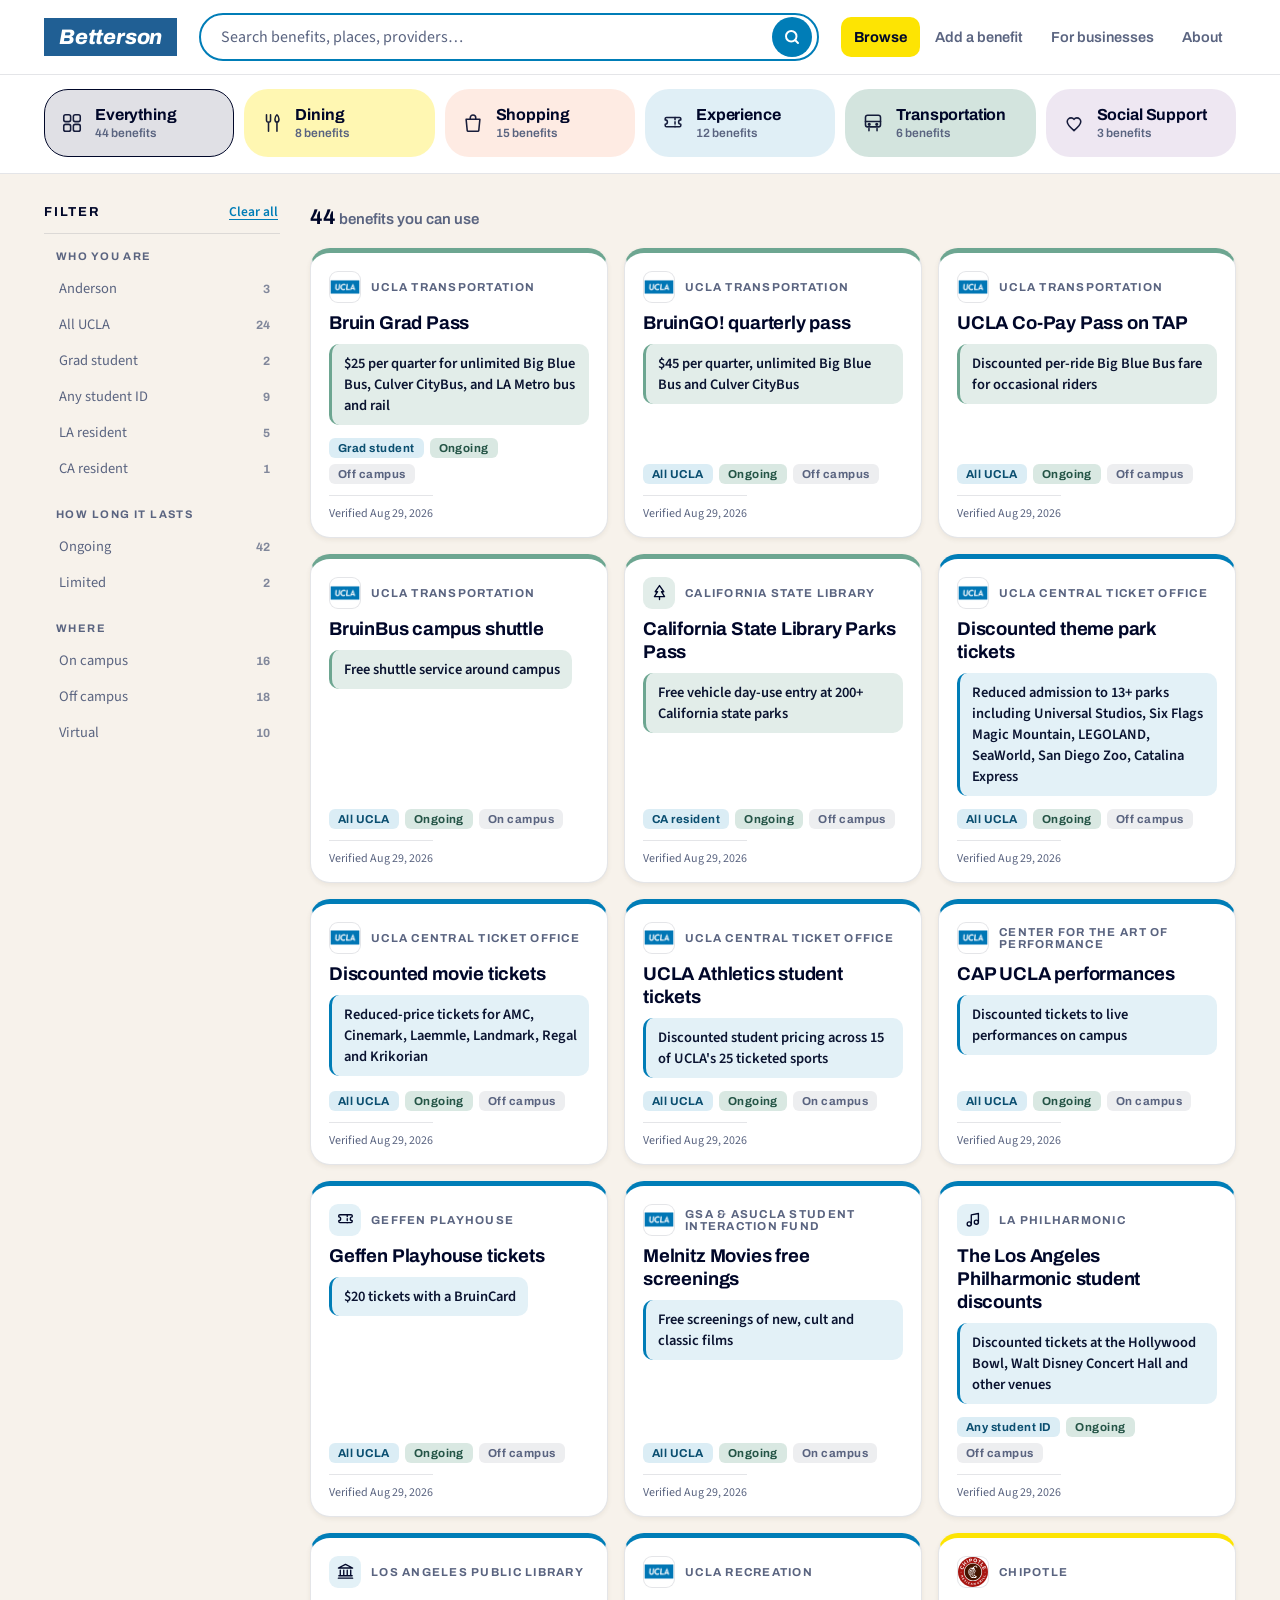
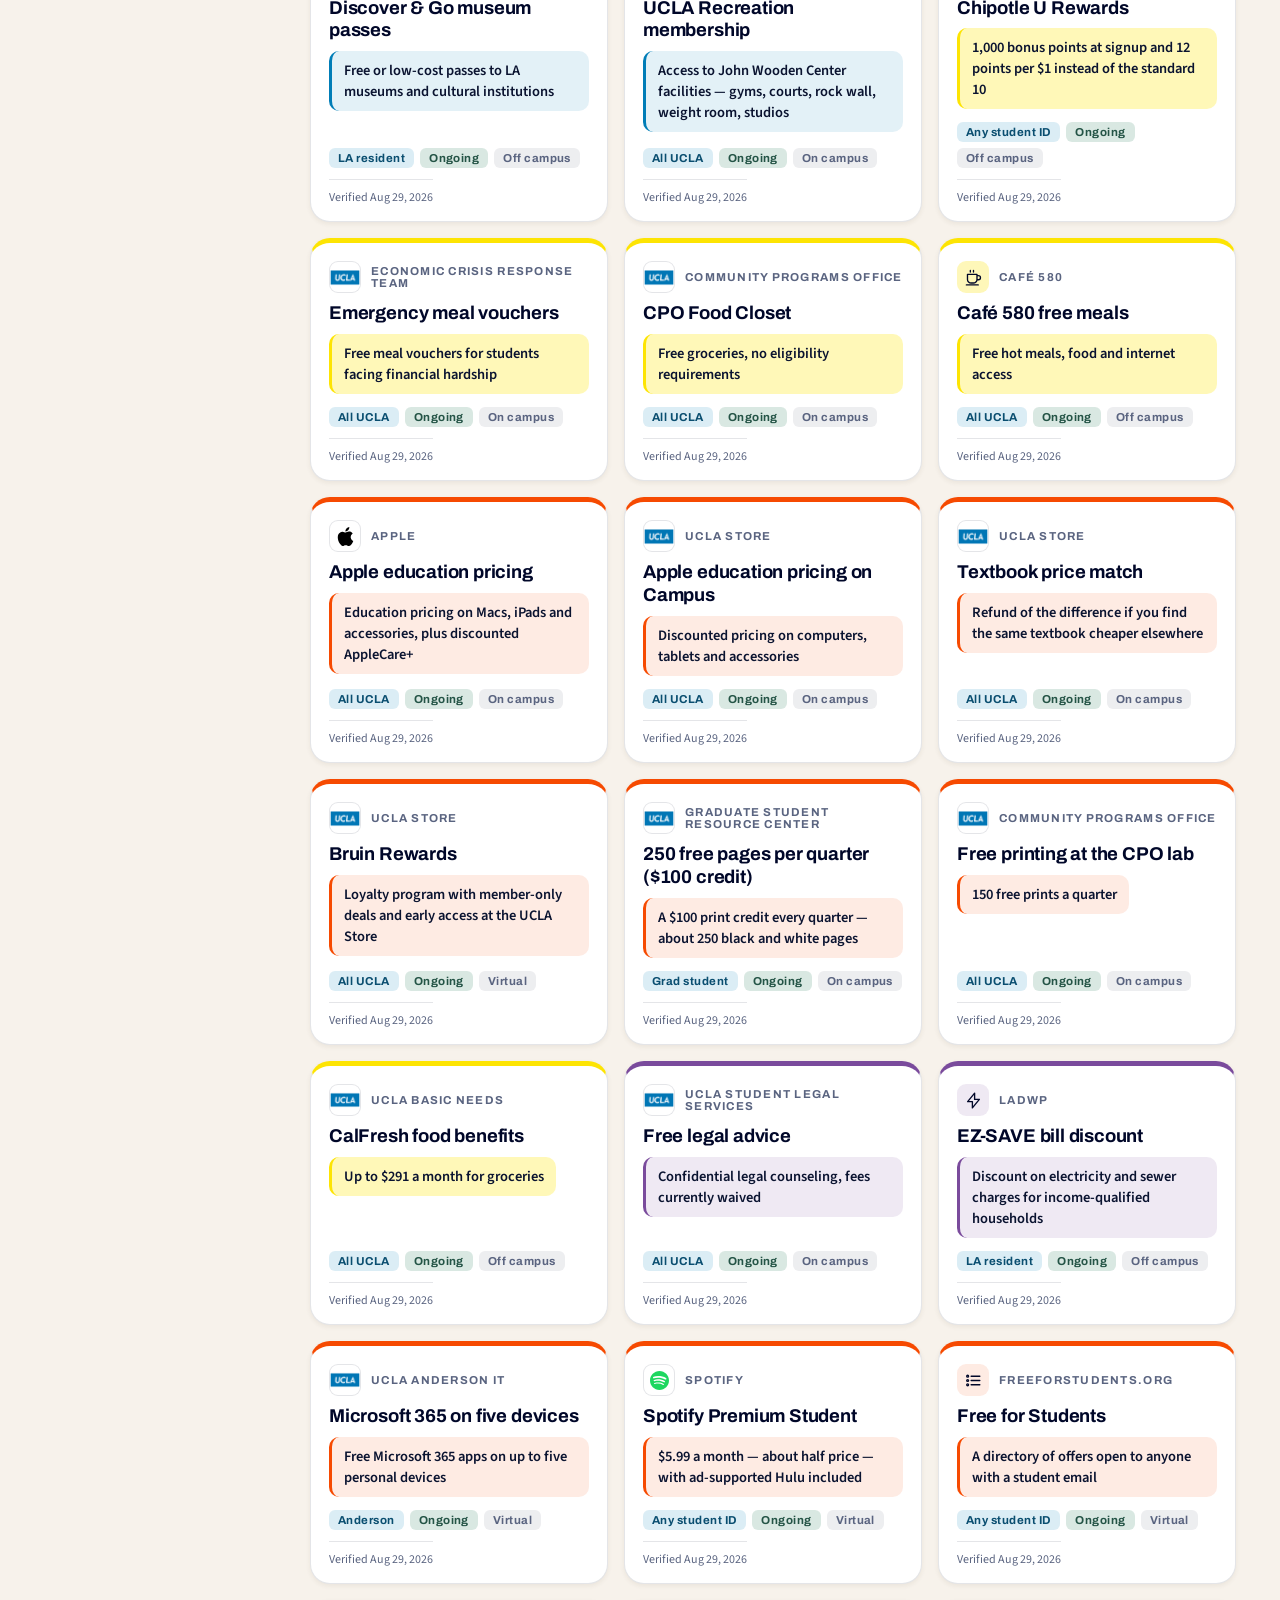
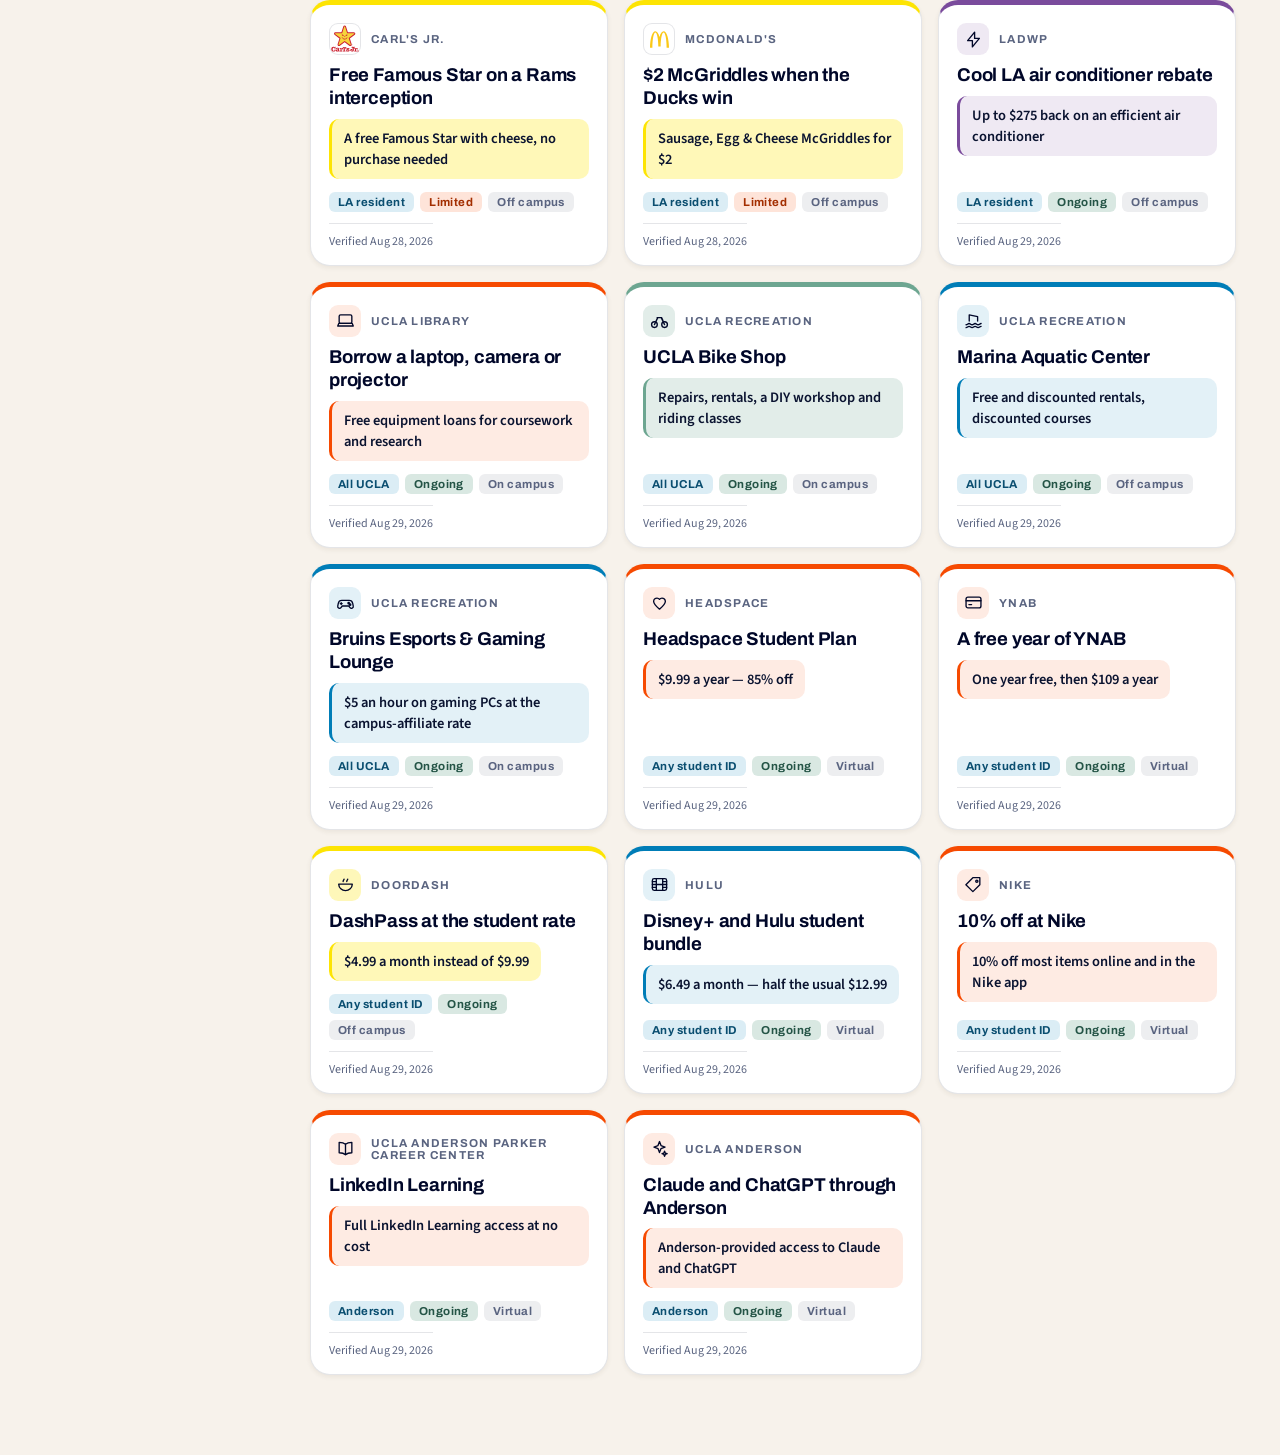
<file: index.html>
<!DOCTYPE html>
<html lang="en">
<head>
<meta charset="utf-8">
<meta name="viewport" content="width=device-width, initial-scale=1">
<title>Betterson — What you actually get as an Anderson student</title>
<link rel="preconnect" href="https://fonts.googleapis.com">
<link rel="preconnect" href="https://fonts.gstatic.com" crossorigin>
<link href="https://fonts.googleapis.com/css2?family=Archivo:ital,wght@0,500;0,600;0,700;1,700;1,800&family=Archivo+Black&family=Source+Sans+3:ital,wght@0,400;0,600;0,700;1,400&display=swap" rel="stylesheet">
<link rel="stylesheet" href="css/styles.css">
</head>
<body>

<!-- Search and categories travel together, so switching category never means
     scrolling back to the top. One sticky wrapper rather than two sticky
     siblings: the second would need to know the first's exact height, and the
     top bar's height changes when it wraps on a phone. -->
<div class="stickyhead">
<header class="topbar">
  <div class="wrap topbar-inner">
    <a class="brand" href="index.html">Betterson</a>
    <div class="search">
      <input id="q" type="search" placeholder="Search benefits, places, providers…" aria-label="Search benefits">
      <button class="searchbtn" id="searchBtn" type="button" aria-label="Search">
        <svg width="18" height="18" viewBox="0 0 24 24" fill="none" stroke="currentColor" stroke-width="2.6" stroke-linecap="round"><circle cx="11" cy="11" r="7"/><path d="M20 20l-3.6-3.6"/></svg>
      </button>
    </div>
    <nav class="topnav" aria-label="Main">
      <a href="index.html" aria-current="page">Browse</a>
      <a href="add.html">Add a benefit</a>
      <a href="partners.html">For businesses</a>
      <a href="about.html">About</a>
    </nav>
  </div>
</header>

<section class="catbar" aria-label="Categories">
  <div class="wrap">
    <nav class="tiles" id="tiles" aria-label="Filter by category"></nav>
  </div>
</section>
</div>

<div class="wrap">
  <h1 class="sr-only">Betterson — benefits you already have as an Anderson student</h1>

  <div class="layout">
    <aside class="sidebar" aria-label="Filters">
      <div class="sidebar-head">
        <h2>Filter</h2>
        <button class="reset" id="reset" type="button">Clear all</button>
      </div>
      <div class="fg">
        <h3>Who you are</h3>
        <div class="facets" id="f-elig"></div>
      </div>
      <div class="fg">
        <h3>How long it lasts</h3>
        <div class="facets" id="f-dur"></div>
      </div>
      <div class="fg">
        <h3>Where</h3>
        <div class="facets" id="f-loc"></div>
      </div>
    </aside>

    <main class="results">
      <div class="resultbar">
        <p class="count" id="count"></p>
        <button class="filterbtn" id="filterBtn" type="button" aria-haspopup="dialog">
          <svg width="16" height="16" viewBox="0 0 24 24" fill="none" stroke="currentColor" stroke-width="2.4" stroke-linecap="round"><path d="M3 6h18M6 12h12M10 18h4"/></svg>
          Filters<span class="badge" id="filterCount" hidden></span>
        </button>
      </div>

      <div class="grid" id="grid"></div>
      <div class="notice" id="notice" hidden></div>
    </main>
  </div>
</div>

<dialog id="sheet"><div class="sheet" id="sheetBody" tabindex="-1"></div></dialog>

<dialog id="filterSheet" aria-label="Filters">
  <div class="sheet filtersheet">
    <div class="sheet-head">
      <h2>Filters</h2>
      <button class="btn btn-primary" id="filterDone" type="button">Done</button>
    </div>
    <div class="fg">
      <h3>Who you are</h3>
      <div class="facets" id="m-elig"></div>
    </div>
    <div class="fg">
      <h3>How long it lasts</h3>
      <div class="facets" id="m-dur"></div>
    </div>
    <div class="fg">
      <h3>Where</h3>
      <div class="facets" id="m-loc"></div>
    </div>
    <p class="sheet-count" id="filterResult"></p>
    <button class="reset" id="filterReset" type="button">Clear all filters</button>
  </div>
</dialog>

<script src="js/app.js"></script>
</body>
</html>
</file>
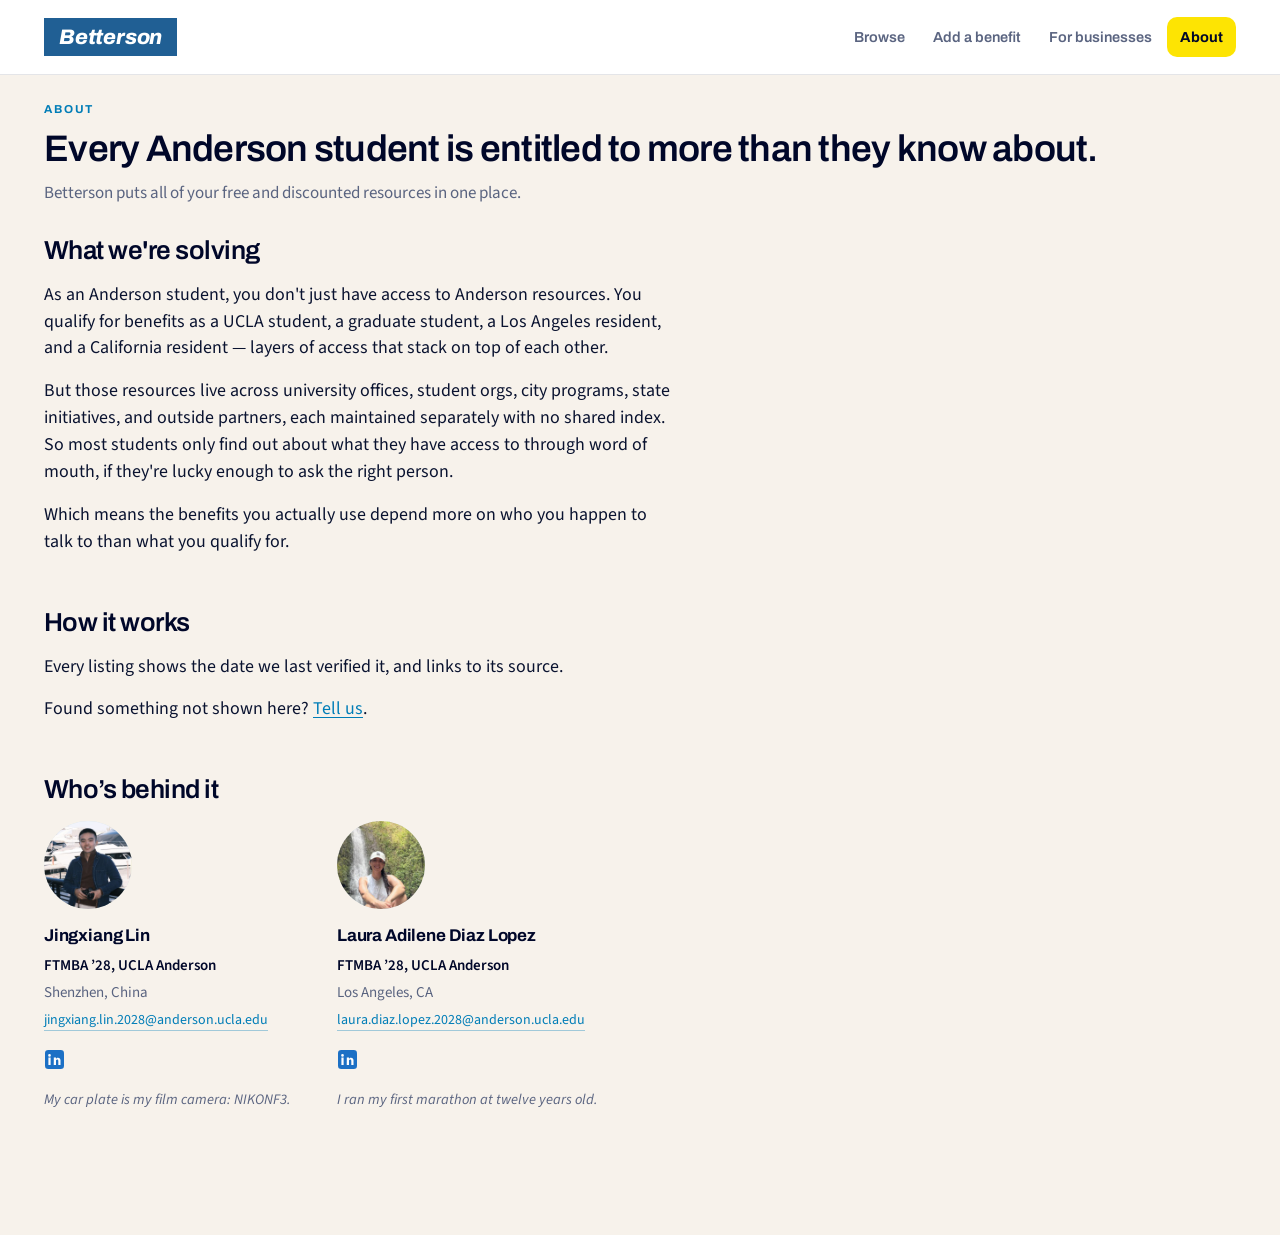
<file: about.html>
<!DOCTYPE html>
<html lang="en">
<head>
<meta charset="utf-8">
<meta name="viewport" content="width=device-width, initial-scale=1">
<title>About — Betterson</title>
<link rel="preconnect" href="https://fonts.googleapis.com">
<link rel="preconnect" href="https://fonts.gstatic.com" crossorigin>
<link href="https://fonts.googleapis.com/css2?family=Archivo:ital,wght@0,500;0,600;0,700;1,700;1,800&family=Archivo+Black&family=Source+Sans+3:ital,wght@0,400;0,600;0,700;1,400&display=swap" rel="stylesheet">
<link rel="stylesheet" href="css/styles.css">
</head>
<body>

<header class="topbar">
  <div class="wrap topbar-inner">
    <a class="brand" href="index.html">Betterson</a>
    <nav class="topnav" aria-label="Main">
      <a href="index.html">Browse</a>
      <a href="add.html">Add a benefit</a>
      <a href="partners.html">For businesses</a>
      <a href="about.html" aria-current="page">About</a>
    </nav>
  </div>
</header>

<div class="wrap">
  <div class="hero">
    <p class="eyebrow">About</p>
    <h1>Every Anderson student is entitled to more than they know about.</h1>
    <p class="lede">Betterson puts all of your free and discounted resources in one place.</p>
  </div>

  <div class="page essay">
    <section class="section wide">
      <h2>What we're solving</h2>
      <p class="pull">As an Anderson student, you don't just have access to Anderson resources. You qualify for benefits as a UCLA student, a graduate student, a Los Angeles resident, and a California resident — layers of access that stack on top of each other.</p>
      <p class="pull">But those resources live across university offices, student orgs, city programs, state initiatives, and outside partners, each maintained separately with no shared index. So most students only find out about what they have access to through word of mouth, if they're lucky enough to ask the right person.</p>
      <p class="pull">Which means the benefits you actually use depend more on who you happen to talk to than what you qualify for.</p>
    </section>

    <section class="section wide">
      <h2>How it works</h2>
      <p class="pull">Every listing shows the date we last verified it, and links to its source.</p>
      <p class="pull">Found something not shown here? <a href="add.html">Tell us</a>.</p>
    </section>

    <section class="section wide">
      <h2>Who&rsquo;s behind it</h2>
      <div class="teamgrid">
        <article class="member">
          <span class="avatar" data-initials="JL"><img src="img/team/jingxiang.jpg" alt="" onerror="this.remove()"></span>
          <h3>Jingxiang Lin</h3>
          <p class="role">FTMBA &rsquo;28, UCLA Anderson</p>
          <p>Shenzhen, China</p>
          <p class="memail"><a data-u="jingxiang.lin.2028" data-d="anderson.ucla.edu">jingxiang.lin.2028 [at] anderson.ucla.edu</a></p>
          <p class="mlinks"><a href="https://www.linkedin.com/in/jingxiang-lin/" target="_blank" rel="noopener" aria-label="Jingxiang Lin on LinkedIn"><svg width="19" height="19" viewBox="0 0 24 24" aria-hidden="true"><rect width="24" height="24" rx="4.2" fill="#0A66C2"/><path fill="#fff" d="M7.1 9.6H4.3V19h2.8V9.6zM5.7 5.2a1.72 1.72 0 1 0 0 3.44 1.72 1.72 0 0 0 0-3.44zM19.7 13.6c0-2.6-1.4-3.85-3.27-3.85-1.5 0-2.18.83-2.55 1.41V9.6H11.1c.04.8 0 9.4 0 9.4h2.78v-5.25c0-.25.02-.5.09-.68.2-.5.66-1.02 1.43-1.02 1.01 0 1.42.77 1.42 1.9V19h2.78v-5.4z"/></svg></a></p>
          <p class="fact">My car plate is my film camera: NIKONF3.</p>
        </article>
        <article class="member">
          <span class="avatar" data-initials="LD"><img src="img/team/laura.jpg" alt="" onerror="this.remove()"></span>
          <h3>Laura Adilene Diaz Lopez</h3>
          <p class="role">FTMBA &rsquo;28, UCLA Anderson</p>
          <p>Los Angeles, CA</p>
          <p class="memail"><a data-u="laura.diaz.lopez.2028" data-d="anderson.ucla.edu">laura.diaz.lopez.2028 [at] anderson.ucla.edu</a></p>
          <p class="mlinks"><a href="https://www.linkedin.com/in/lauraad/" target="_blank" rel="noopener" aria-label="Laura Adilene Diaz Lopez on LinkedIn"><svg width="19" height="19" viewBox="0 0 24 24" aria-hidden="true"><rect width="24" height="24" rx="4.2" fill="#0A66C2"/><path fill="#fff" d="M7.1 9.6H4.3V19h2.8V9.6zM5.7 5.2a1.72 1.72 0 1 0 0 3.44 1.72 1.72 0 0 0 0-3.44zM19.7 13.6c0-2.6-1.4-3.85-3.27-3.85-1.5 0-2.18.83-2.55 1.41V9.6H11.1c.04.8 0 9.4 0 9.4h2.78v-5.25c0-.25.02-.5.09-.68.2-.5.66-1.02 1.43-1.02 1.01 0 1.42.77 1.42 1.9V19h2.78v-5.4z"/></svg></a></p>
          <p class="fact">I ran my first marathon at twelve years old.</p>
        </article>
      </div>
    </section>
  </div>
</div>

<script src="js/mailto.js"></script>
</body>
</html>
</file>
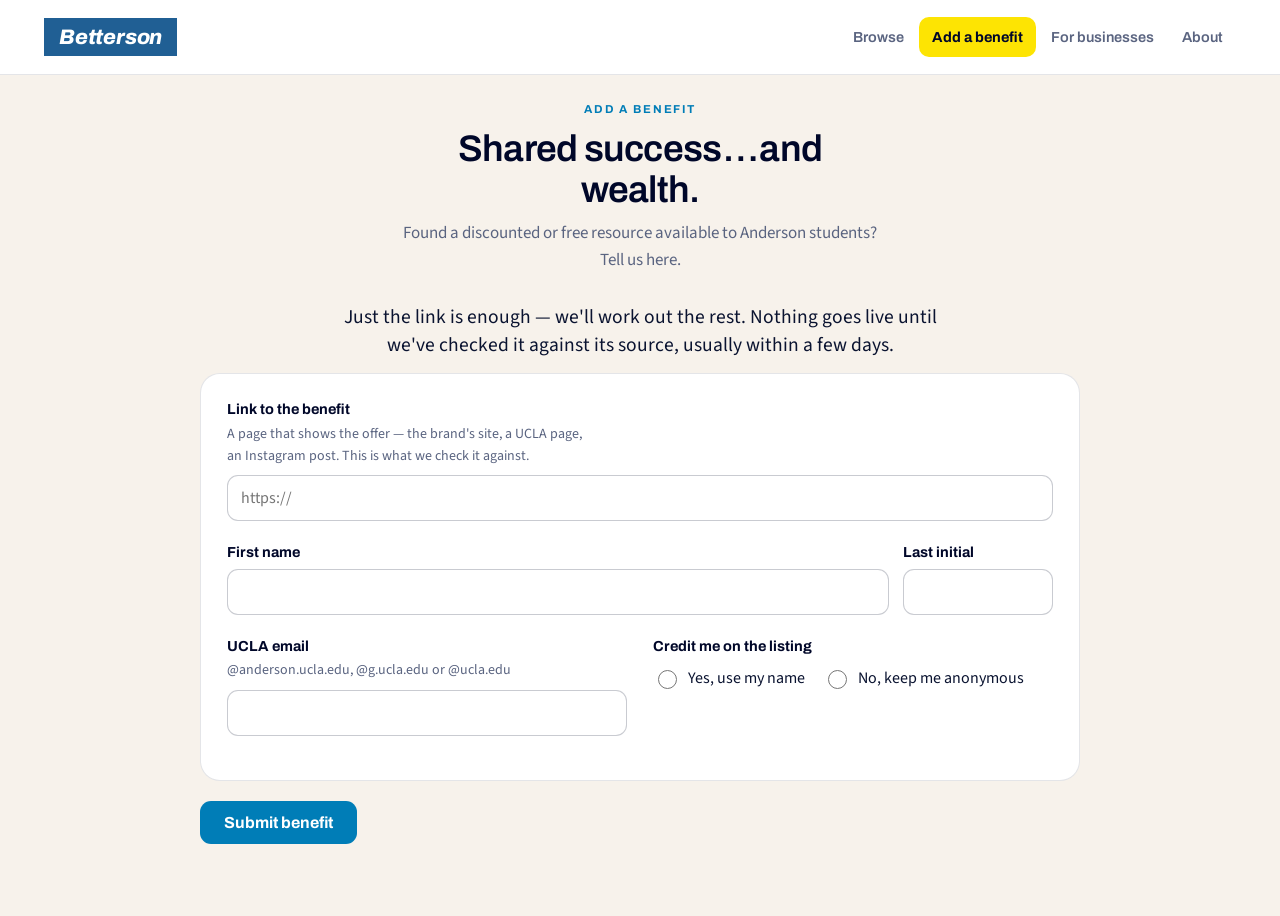
<file: add.html>
<!DOCTYPE html>
<html lang="en">
<head>
<meta charset="utf-8">
<meta name="viewport" content="width=device-width, initial-scale=1">
<title>Add a benefit — Betterson</title>
<link rel="preconnect" href="https://fonts.googleapis.com">
<link rel="preconnect" href="https://fonts.gstatic.com" crossorigin>
<link href="https://fonts.googleapis.com/css2?family=Archivo:ital,wght@0,500;0,600;0,700;1,700;1,800&family=Archivo+Black&family=Source+Sans+3:ital,wght@0,400;0,600;0,700;1,400&display=swap" rel="stylesheet">
<link rel="stylesheet" href="css/styles.css">
</head>
<body>

<header class="topbar">
  <div class="wrap topbar-inner">
    <a class="brand" href="index.html">Betterson</a>
    <nav class="topnav" aria-label="Main">
      <a href="index.html">Browse</a>
      <a href="add.html" aria-current="page">Add a benefit</a>
      <a href="partners.html">For businesses</a>
      <a href="about.html">About</a>
    </nav>
  </div>
</header>

<div class="wrap">
  <div class="hero center">
    <p class="eyebrow">Add a benefit</p>
    <h1>Shared success&hairsp;…&hairsp;and wealth.</h1>
    <p class="lede">Found a discounted or free resource available to Anderson students? Tell us here.</p>
  </div>

  <div class="page centered">
    <p class="pull formintro">Just the link is enough — we'll work out the rest. Nothing goes live until we've checked it against its source, usually within a few days.</p>

    <form id="benefitForm" class="form" novalidate>
      <!-- Honeypot. Real people never see this; bots fill everything. -->
      <div class="hp" aria-hidden="true">
        <label for="website">Leave this field empty</label>
        <input type="text" id="website" name="website" tabindex="-1" autocomplete="off">
      </div>

      <section class="formstep">
        <div class="field span2">
          <label for="f-link">Link to the benefit</label>
          <span class="hint">A page that shows the offer — the brand's site, a UCLA page, an Instagram post. This is what we check it against.</span>
          <input type="url" id="f-link" name="link" placeholder="https://" autocomplete="off">
          <p class="fielderr" id="f-link-err" hidden></p>
        </div>

        <div class="row">
          <div class="field">
            <label for="f-first">First name</label>
            <input type="text" id="f-first" name="first" autocomplete="given-name">
            <p class="fielderr" id="f-first-err" hidden></p>
          </div>
          <div class="field narrow">
            <label for="f-initial">Last initial</label>
            <input type="text" id="f-initial" name="initial" maxlength="1" autocomplete="off">
            <p class="fielderr" id="f-initial-err" hidden></p>
          </div>
        </div>

        <div class="field">
          <label for="f-email">UCLA email</label>
          <span class="hint">@anderson.ucla.edu, @g.ucla.edu or @ucla.edu</span>
          <input type="email" id="f-email" name="email" autocomplete="email">
          <p class="fielderr" id="f-email-err" hidden></p>
        </div>

        <fieldset class="field">
          <legend>Credit me on the listing</legend>
          <div class="radios">
            <label><input type="radio" name="credit" value="yes"> Yes, use my name</label>
            <label><input type="radio" name="credit" value="no"> No, keep me anonymous</label>
          </div>
          <p class="creditpreview" id="f-creditpreview" hidden></p>
          <p class="fielderr" id="f-credit-err" hidden></p>
        </fieldset>
      </section>

      <div class="formfoot">
        <button type="submit" class="btn btn-primary" id="f-submit">Submit benefit</button>
        <p class="formnote" id="f-formerr" hidden></p>
      </div>
    </form>

    <div id="formSuccess" class="success" hidden tabindex="-1"></div>
  </div>
</div>

<script src="js/form.js"></script>
</body>
</html>
</file>
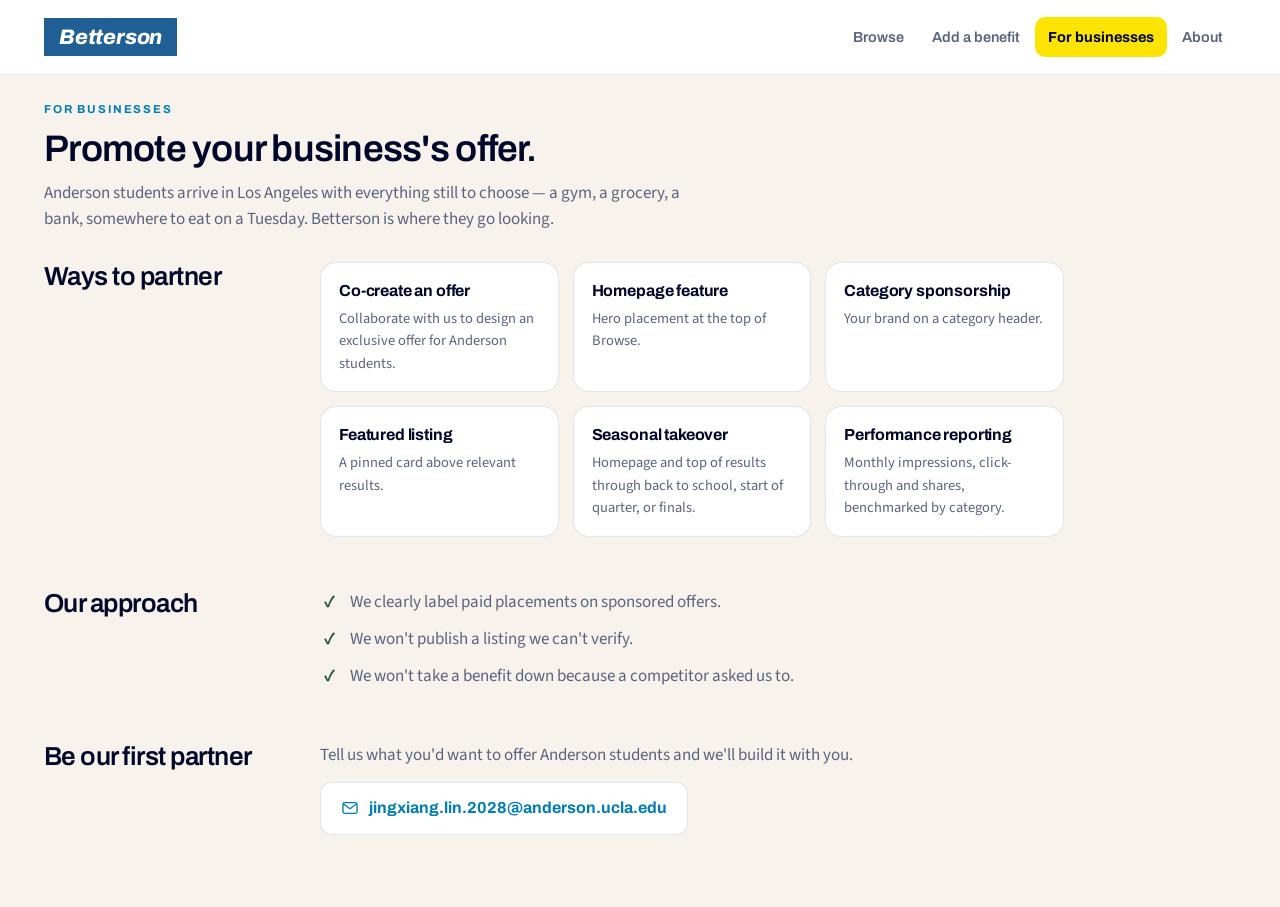
<file: partners.html>
<!DOCTYPE html>
<html lang="en">
<head>
<meta charset="utf-8">
<meta name="viewport" content="width=device-width, initial-scale=1">
<title>For businesses — Betterson</title>
<link rel="preconnect" href="https://fonts.googleapis.com">
<link rel="preconnect" href="https://fonts.gstatic.com" crossorigin>
<link href="https://fonts.googleapis.com/css2?family=Archivo:ital,wght@0,500;0,600;0,700;1,700;1,800&family=Archivo+Black&family=Source+Sans+3:ital,wght@0,400;0,600;0,700;1,400&display=swap" rel="stylesheet">
<link rel="stylesheet" href="css/styles.css">
</head>
<body>

<header class="topbar">
  <div class="wrap topbar-inner">
    <a class="brand" href="index.html">Betterson</a>
    <nav class="topnav" aria-label="Main">
      <a href="index.html">Browse</a>
      <a href="add.html">Add a benefit</a>
      <a href="partners.html" aria-current="page">For businesses</a>
      <a href="about.html">About</a>
    </nav>
  </div>
</header>

<div class="wrap">
  <div class="hero wide">
    <p class="eyebrow">For businesses</p>
    <h1>Promote your business's offer.</h1>
    <p class="lede">Anderson students arrive in Los Angeles with everything still to choose — a gym, a grocery, a bank, somewhere to eat on a Tuesday. Betterson is where they go looking.</p>
  </div>

  <div class="page">
    <section class="section">
      <h2>Ways to partner</h2>
      <div class="minigrid">
        <div class="mini">
          <h3>Co-create an offer</h3>
          <p>Collaborate with us to design an exclusive offer for Anderson students.</p>
        </div>
        <div class="mini"><h3>Homepage feature</h3><p>Hero placement at the top of Browse.</p></div>
        <div class="mini"><h3>Category sponsorship</h3><p>Your brand on a category header.</p></div>
        <div class="mini"><h3>Featured listing</h3><p>A pinned card above relevant results.</p></div>
        <div class="mini"><h3>Seasonal takeover</h3><p>Homepage and top of results through back to school, start of quarter, or finals.</p></div>
        <div class="mini"><h3>Performance reporting</h3><p>Monthly impressions, click-through and shares, benchmarked by category.</p></div>
      </div>
    </section>

    <section class="section">
      <h2>Our approach</h2>
      <ul class="pledge">
        <li>We clearly label paid placements on sponsored offers.</li>
        <li>We won't publish a listing we can't verify.</li>
        <li>We won't take a benefit down because a competitor asked us to.</li>
      </ul>
    </section>

    <section class="section">
      <h2>Be our first partner</h2>
      <p class="oneline">Tell us what you'd want to offer Anderson students and we'll build it with you.</p>
      <p class="contactline">
        <!-- Assembled by the script below, so the address isn't sitting in the
             markup as one string for scrapers to lift. Degrades to readable
             text if that script never runs. -->
        <a data-u="jingxiang.lin.2028" data-d="anderson.ucla.edu"
           data-subject="Betterson — partnership enquiry">
          <svg width="18" height="18" viewBox="0 0 24 24" fill="none" stroke="currentColor"
               stroke-width="1.8" stroke-linecap="round" stroke-linejoin="round" aria-hidden="true">
            <rect x="2.6" y="4.8" width="18.8" height="14.4" rx="2.4"/><path d="m3.4 6.6 8.6 6.4 8.6-6.4"/>
          </svg>
          <span data-address>jingxiang.lin.2028 [at] anderson.ucla.edu</span>
        </a>
      </p>
    </section>
  </div>
</div>

<script src="js/mailto.js"></script>
</body>
</html>
</file>
<file: css/styles.css>
:root{
  /* Anderson palette — fixed */
  --navy-deep:#000729;
  --blue-mid:#205F94;
  --blue-bright:#007DB7;
  --gold:#FDE403;
  --red-orange:#F64A01;
  --green:#6DA691;
  --off-white:#EDEFF0;

  /* Warm neutral for the page behind the cards. Outside the Anderson set above
     — a background tone, not a brand colour. Chosen over --off-white, which
     read as grey and dated. */
  --sand:#F7F2EB;

  /* Darkened variants of the palette. The base colours are tuned for fills and
     don't meet contrast as text or hairline edges, so each one that needs to
     carry type has a deepened twin here. Never introduce these inline. */
  --blue-press:#0069A0;    /* --blue-bright, pressed/hover */
  --on-blue:#0A4E70;       /* type on a --blue-bright wash */
  --on-green:#245446;      /* type on a --green wash */
  --on-orange:#A32E00;     /* type on a --red-orange wash */
  --gold-edge:#C9B300;     /* --gold as a visible border */

  /* Fifth category colour (Social Support). The Anderson set has no distinct
     fifth hue — --blue-mid sits too close to --blue-bright to read as a
     separate category once both are washed back to tile strength. */
  --violet:#7A4B9C;

  /* Roles */
  --bg:var(--sand);
  --surface:#fff;
  --ink:#0A1330;
  --ink-soft:#5A6480;
  --rule:rgba(10,19,48,.11);

  --radius-tile:24px;
  --radius-card:20px;
  --maxw:1240px;
  --topbar-h:74px;
}

*{box-sizing:border-box}
html{-webkit-text-size-adjust:100%}
body{
  margin:0;
  font-family:"Source Sans 3",-apple-system,BlinkMacSystemFont,"Segoe UI",sans-serif;
  color:var(--ink);
  background:var(--bg);
  min-height:100vh;
  font-size:16px;
  line-height:1.55;
}
.wrap{max-width:var(--maxw);margin:0 auto;padding:0 24px}

/* ---------- top bar: brand, search, nav ---------- */
.topbar{
  position:sticky;top:0;z-index:50;
  background:var(--surface);
  border-bottom:1px solid var(--rule)
}
.topbar-inner{display:flex;align-items:center;gap:22px;height:var(--topbar-h)}
/* Blue block, white italic wordmark — the UCLA lockup, closely followed.
   Square corners, no radius. Archivo 800 italic rather than Archivo Black,
   which ships no true italic and would fake the slant. */
.brand{
  display:inline-flex;align-items:center;
  background:var(--blue-mid);color:#fff;
  padding:7px 15px;border-radius:0;
  font-family:Archivo,sans-serif;font-weight:800;font-style:italic;
  font-size:21px;letter-spacing:-.01em;line-height:1.15;
  text-decoration:none;flex:0 0 auto;white-space:nowrap;
  transition:background .14s ease
}
.brand:hover{background:var(--navy-deep)}
.brand:focus-visible{outline:2px solid var(--blue-bright);outline-offset:3px}

.search{
  flex:1 1 auto;position:relative;display:flex;align-items:center;
  background:var(--surface);
  border:2px solid var(--blue-bright);
  border-radius:999px;
  padding:0 5px 0 20px;
  min-width:0
}
.search:focus-within{box-shadow:0 0 0 3px rgba(0,125,183,.22)}
.search input{
  flex:1 1 auto;min-width:0;
  border:0;background:none;outline:none;
  font-family:inherit;font-size:16px;color:var(--ink);
  padding:11px 10px 11px 0
}
.search input::placeholder{color:var(--ink-soft)}
.searchbtn{
  flex:0 0 auto;width:40px;height:40px;border:0;border-radius:999px;
  background:var(--blue-bright);color:#fff;cursor:pointer;
  display:flex;align-items:center;justify-content:center
}
.searchbtn:hover{background:var(--blue-press)}
.searchbtn:focus-visible{outline:2px solid var(--navy-deep);outline-offset:2px}

.topnav{display:flex;gap:2px;flex:0 0 auto;margin-left:auto}
.topnav a{
  display:flex;align-items:center;min-height:40px;padding:0 13px;
  font-family:Archivo,sans-serif;font-weight:600;font-size:14.5px;
  color:var(--ink-soft);text-decoration:none;border-radius:10px;
  white-space:nowrap;transition:background .14s ease,color .14s ease
}
.topnav a:hover{color:var(--navy-deep);background:rgba(10,19,48,.05)}
.topnav a[aria-current="page"]{background:var(--gold);color:var(--navy-deep);font-weight:700}
.topnav a:focus-visible{outline:2px solid var(--blue-bright);outline-offset:2px}

/* Search and categories stay put together while the results scroll under them.
   The wrapper is what sticks; the bars inside are static so their own sticky
   offsets can't fight it. */
.stickyhead{position:sticky;top:0;z-index:50}
.stickyhead .topbar{position:static;z-index:auto}

/* ---------- category bar (the signature tiles, compact) ---------- */
.catbar{background:var(--surface);border-bottom:1px solid var(--rule);padding:14px 0 16px}
.tiles{display:grid;grid-template-columns:repeat(6,1fr);gap:10px}
/* Each tile is a soft wash of its own category colour rather than the colour at
   full strength: same lightness across all five, so they read as one set and
   sit quietly on white. Text and icons stay navy so contrast never depends on
   the tint. --tint is the resting wash, --tint-on the selected one. */
.tile{
  cursor:pointer;text-align:left;
  border-radius:var(--radius-tile);
  min-height:68px;padding:11px 16px;
  display:flex;align-items:center;gap:12px;
  font-family:Archivo,sans-serif;position:relative;
  color:var(--navy-deep);
  background:var(--tint);
  border:1.5px solid transparent;
  transition:background .15s ease, border-color .15s ease, transform .16s ease
}
.tile:hover{background:var(--tint-on);transform:translateY(-2px)}
.tile:focus-visible{outline:3px solid var(--blue-bright);outline-offset:3px}
.tile svg{flex:0 0 auto;opacity:.9}
.tile .t-text{display:flex;flex-direction:column;min-width:0}
.tile .t-name{font-weight:700;font-size:16px;line-height:1.15;letter-spacing:-.01em}
.tile .t-count{font-weight:600;font-size:12px;color:var(--ink-soft);margin-top:1px}
.tile[aria-pressed="true"]{background:var(--tint-on);border-color:var(--edge)}

.tile[data-key="all"]         {--tint:rgba(0,7,41,.06);   --tint-on:rgba(0,7,41,.12);   --edge:var(--navy-deep)}
.tile[data-key="Dining"]      {--tint:rgba(253,228,3,.30);--tint-on:rgba(253,228,3,.55);--edge:var(--gold-edge)}
.tile[data-key="Shopping"]    {--tint:rgba(246,74,1,.11); --tint-on:rgba(246,74,1,.22); --edge:var(--red-orange)}
.tile[data-key="Experience"]  {--tint:rgba(0,125,183,.12);--tint-on:rgba(0,125,183,.24);--edge:var(--blue-bright)}
.tile[data-key="Transportation"]{--tint:rgba(109,166,145,.30);--tint-on:rgba(109,166,145,.50);--edge:var(--green)}
.tile[data-key="Social Support"]{--tint:rgba(122,75,156,.13);--tint-on:rgba(122,75,156,.26);--edge:var(--violet)}

/* Browse has no visible headline, but the page still needs one announced. */
.sr-only{
  position:absolute;width:1px;height:1px;padding:0;margin:-1px;
  overflow:hidden;clip:rect(0 0 0 0);white-space:nowrap;border:0
}

/* ---------- hero (About / Add / For businesses) ---------- */
.hero{padding:26px 0 4px}
.eyebrow{
  font-family:Archivo,sans-serif;font-weight:700;
  font-size:11.5px;letter-spacing:.16em;text-transform:uppercase;
  color:var(--blue-bright);margin:0 0 10px
}
/* Archivo 600 rather than Archivo Black. Browse leads with a 23px wordmark and
   18px card titles; a black-weight 40px headline on the other pages made them
   feel like a different site. */
.hero h1{
  font-family:Archivo,sans-serif;font-weight:600;
  font-size:clamp(28px,3.5vw,37px);line-height:1.1;letter-spacing:-.02em;
  margin:0 0 10px;color:var(--navy-deep)
}
.lede{max-width:62ch;font-size:17px;color:var(--ink-soft);margin:0}
/* A lede with nothing beside it leaves a third of the row empty at 62ch and
   breaks into three stubby lines. Widen the measure where the lede stands
   alone — it's two sentences, not running text, so the tighter measure that
   body copy needs isn't buying anything here. */
.hero.wide .lede{max-width:84ch}
.lede strong{color:var(--navy-deep);font-weight:600}

/* ---------- two-column layout ---------- */
.layout{
  display:grid;grid-template-columns:236px 1fr;gap:30px;
  align-items:start;margin:26px 0 72px
}

/* ---------- sidebar filters ---------- */
/* Clears whatever the sticky header currently measures — the top bar alone on
   other pages, top bar plus categories here, and taller again when the bar
   wraps. app.js keeps --stickyhead-h in sync; the fallback covers it until the
   first measurement lands. */
.sidebar{position:sticky;top:calc(var(--stickyhead-h, var(--topbar-h)) + 16px)}
.sidebar-head{
  display:flex;justify-content:space-between;align-items:baseline;
  gap:10px;padding:0 0 10px;border-bottom:1px solid var(--rule);margin-bottom:14px
}
.sidebar-head h2{
  font-family:Archivo,sans-serif;font-weight:700;font-size:13px;
  letter-spacing:.14em;text-transform:uppercase;color:var(--navy-deep);margin:0
}
.fg{margin-bottom:20px}
.fg h3{
  font-family:Archivo,sans-serif;font-size:11px;font-weight:700;
  letter-spacing:.13em;text-transform:uppercase;
  color:var(--ink-soft);margin:0 0 6px;padding-left:12px
}
.facets{display:flex;flex-direction:column;gap:1px}
.facet{
  display:flex;justify-content:space-between;align-items:center;gap:10px;
  width:100%;padding:7px 10px 7px 12px;
  border:0;border-left:3px solid transparent;border-radius:0 9px 9px 0;
  background:none;cursor:pointer;text-align:left;
  font-family:inherit;font-size:14.5px;color:var(--ink-soft);
  transition:background .13s ease,color .13s ease
}
.facet:hover{background:rgba(255,255,255,.7);color:var(--ink)}
.facet:focus-visible{outline:2px solid var(--blue-bright);outline-offset:-2px}
.facet-count{
  font-family:Archivo,sans-serif;font-size:12px;font-weight:700;
  color:var(--ink-soft);opacity:.75;flex:0 0 auto
}
.facet[aria-pressed="true"]{
  border-left-color:var(--blue-bright);
  background:rgba(0,125,183,.10);
  color:var(--navy-deep);font-weight:700
}
.facet[aria-pressed="true"] .facet-count{color:var(--blue-mid);opacity:1}
.facet.dur[aria-pressed="true"][data-val="Ongoing"]{
  border-left-color:var(--green);background:rgba(109,166,145,.18)
}
.facet.dur[aria-pressed="true"][data-val="Limited"]{
  border-left-color:var(--red-orange);background:rgba(246,74,1,.11)
}
.facet[data-count="0"]{opacity:.42}

.reset{
  background:none;border:0;color:var(--blue-bright);cursor:pointer;
  font-family:inherit;font-weight:600;font-size:13.5px;
  text-decoration:underline;text-underline-offset:3px;padding:2px
}
.reset:hover{color:var(--blue-mid)}
.reset:focus-visible{outline:2px solid var(--blue-bright);outline-offset:2px}

/* ---------- results ---------- */
.resultbar{
  display:flex;justify-content:space-between;align-items:center;
  gap:16px;flex-wrap:wrap;margin:0 0 14px;min-height:34px
}
.count{font-family:Archivo,sans-serif;font-weight:600;font-size:15px;color:var(--ink-soft);margin:0}
.count b{color:var(--navy-deep);font-size:21px}

.grid{
  display:grid;gap:16px;
  grid-template-columns:repeat(auto-fill,minmax(268px,1fr));
  padding-bottom:8px
}
.card{
  background:var(--surface);color:var(--ink);
  border:1px solid var(--rule);
  border-top:5px solid var(--cat,var(--blue-bright));
  border-radius:var(--radius-card);
  padding:18px 18px 15px;
  text-align:left;cursor:pointer;font-family:inherit;
  display:flex;flex-direction:column;gap:9px;
  /* Warm-toned shadows — a cool navy shadow goes muddy over the sand ground. */
  box-shadow:0 2px 5px rgba(74,52,30,.07);
  transition:transform .16s ease, box-shadow .16s ease
}
.card:hover{transform:translateY(-4px);box-shadow:0 14px 28px rgba(74,52,30,.18)}
.card:focus-visible{outline:3px solid var(--blue-bright);outline-offset:3px}
/* Icon badge + provider, sharing a line. The badge carries the category tint
   with a navy mark, so contrast never depends on which category it is. */
.cardhead{display:flex;align-items:center;gap:10px;min-width:0}
.ic{
  flex:0 0 auto;display:inline-flex;align-items:center;justify-content:center;
  width:32px;height:32px;border-radius:9px;
  background:var(--cat-soft,rgba(0,125,183,.10));color:var(--navy-deep)
}
/* Brand marks keep their own colour, so they sit on white with a hairline
   rather than a category tint that would fight them. */
.ic-brand{background:var(--surface);border:1px solid var(--rule)}
.ic img{display:block;width:100%;height:100%;object-fit:contain}
.card .provider{
  font-family:Archivo,sans-serif;font-size:11.5px;font-weight:700;
  letter-spacing:.11em;text-transform:uppercase;color:var(--ink-soft);
  min-width:0;overflow-wrap:anywhere
}
.card .title{
  font-family:Archivo,sans-serif;font-weight:700;font-size:18.5px;
  line-height:1.24;letter-spacing:-.01em;margin:0;color:var(--navy-deep)
}
.card .value{
  font-size:14.5px;color:var(--ink);font-weight:600;
  padding:9px 12px;background:var(--cat-soft,rgba(0,125,183,.10));
  border-radius:10px;border-left:3px solid var(--cat,var(--blue-bright))
}
.tagrow{display:flex;flex-wrap:wrap;gap:6px;margin-top:auto;padding-top:4px}
.tag{
  font-size:11.5px;font-weight:700;font-family:Archivo,sans-serif;
  letter-spacing:.04em;padding:4px 9px;border-radius:6px;
  background:rgba(10,19,48,.07);color:var(--ink-soft)
}
/* Seasonal, but not open yet — reads as upcoming rather than available. */
.tag.dur-soon{background:rgba(253,228,3,.42);color:var(--navy-deep)}
.tag.dur-Ongoing{background:rgba(109,166,145,.26);color:var(--on-green)}
.tag.dur-Limited{background:rgba(246,74,1,.15);color:var(--on-orange)}
.tag.elig{background:rgba(0,125,183,.14);color:var(--on-blue)}
.verified{
  font-size:12px;color:var(--ink-soft);
  border-top:1px solid var(--rule);padding-top:9px;margin-top:2px
}

/* ---------- loading / empty / error ---------- */
.notice{
  text-align:center;padding:56px 24px;
  background:var(--surface);border:1px solid var(--rule);
  border-radius:var(--radius-card)
}
.notice h3{font-family:Archivo,sans-serif;color:var(--navy-deep);margin:0 0 8px;font-size:19px}
.notice p{color:var(--ink-soft);margin:0}
.notice code{
  font-size:13px;background:rgba(10,19,48,.06);padding:2px 7px;border-radius:5px;
  color:var(--blue-mid);font-weight:600
}

/* ---------- filters button (phones only) ---------- */
.filterbtn{display:none}

/* ---------- dialogs ---------- */
dialog{
  border:0;padding:0;background:transparent;
  max-width:640px;width:calc(100% - 32px)
}
dialog::backdrop{background:rgba(0,7,41,.55);backdrop-filter:blur(3px)}
.sheet{
  background:var(--surface);color:var(--ink);
  border-radius:var(--radius-card);padding:28px;
  border-top:6px solid var(--cat,var(--blue-bright));
  box-shadow:0 24px 60px rgba(46,30,14,.34)
}
.sheet:focus{outline:none}   /* focused by script on open, not by the user */
.sheet .cardhead{margin:0}
.sheet .ic{width:36px;height:36px;border-radius:10px}
.sheet .provider{
  font-family:Archivo,sans-serif;font-size:11.5px;font-weight:700;
  letter-spacing:.11em;text-transform:uppercase;color:var(--ink-soft)
}
.sheet h2{
  font-family:"Archivo Black",Archivo,sans-serif;font-size:27px;
  line-height:1.14;letter-spacing:-.02em;margin:8px 0 14px;color:var(--navy-deep)
}
.sheet .value{
  font-size:17px;font-weight:600;padding:13px 15px;
  background:var(--cat-soft,rgba(0,125,183,.10));border-radius:12px;
  border-left:4px solid var(--cat,var(--blue-bright));margin-bottom:16px
}
.kv{display:grid;grid-template-columns:132px 1fr;gap:9px 16px;font-size:14.5px;margin-bottom:18px}
.kv dt{
  font-family:Archivo,sans-serif;font-weight:700;font-size:11.5px;
  letter-spacing:.09em;text-transform:uppercase;color:var(--ink-soft);padding-top:3px
}
.kv dd{margin:0}
.sheet .note{font-size:14.5px;color:var(--ink-soft);border-top:1px solid var(--rule);padding-top:14px;margin:0 0 18px}
/* A second note is a separate point, not a continuation — space it, but only
   the first one earns the rule that divides the notes from the details. */
.sheet .note + .note{border-top:0;padding-top:0;margin-top:-8px}
.sheetfoot{display:flex;gap:10px;flex-wrap:wrap;align-items:center}
.btn{
  font-family:Archivo,sans-serif;font-weight:700;font-size:14.5px;
  padding:11px 18px;border-radius:11px;border:0;cursor:pointer;
  text-decoration:none;display:inline-block
}
.btn-primary{background:var(--blue-bright);color:#fff}
.btn-primary:hover{background:var(--blue-press)}
.btn-ghost{background:transparent;color:var(--ink-soft);border:1px solid var(--rule)}
.btn-ghost:hover{background:rgba(10,19,48,.04)}
.btn:focus-visible{outline:3px solid var(--navy-deep);outline-offset:2px}

/* filter sheet (phones) */
.filtersheet{border-top:0}
.sheet-head{display:flex;justify-content:space-between;align-items:center;margin-bottom:14px}
.sheet-head h2{margin:0;font-size:23px}
.sheet-count{
  font-family:Archivo,sans-serif;font-weight:600;font-size:14px;
  color:var(--ink-soft);margin:0 0 6px
}

/* ---------- content pages (About / Add / For businesses) ---------- */
.page{padding:26px 0 72px;max-width:1020px}

/* Add a benefit is a single narrow column with no second column to balance it,
   so on a wide screen it strands itself against the left edge. Centre the
   column and the short heading above it. Field labels stay left-aligned —
   centred labels make a form harder to scan, not friendlier. */
.page.centered{max-width:60ch;margin-inline:auto}
.page.centered .form{max-width:none}
.page.centered .formintro{margin-inline:auto;text-align:center}
.hero.center{text-align:center;max-width:60ch;margin-inline:auto}
.hero.center .lede{max-width:none}

/* On a wide screen a phone-width column reads as a page that failed to load
   the rest of itself, beside About and For businesses filling theirs. Widening
   the single column isn't the fix — that just makes 700px-wide text inputs.
   The form takes two columns instead, so the page fills out while every field
   keeps a sane width and the whole thing loses a row of height. The link and
   the name pair span both; the email and the credit choice sit side by side,
   which works because one is a text field and the other a radio group, so
   their differing heights don't read as misalignment. */
/* Between the phone and the two-column form, the column still has room it
   isn't using — 477px stranded in the middle of a 900px screen is the same
   complaint one breakpoint down. Not wide enough for two columns, so it just
   gets wider. */
@media (min-width:768px){
  .page.centered{max-width:640px}
}
@media (min-width:1024px){
  .page.centered{max-width:880px}
  .page.centered .formintro{max-width:64ch}
  .formstep{
    display:grid;grid-template-columns:1fr 1fr;
    column-gap:26px;align-items:start;
    padding:26px 28px
  }
  .formstep > .span2,
  .formstep > .row{grid-column:1 / -1}
  .formstep > fieldset.field{grid-column:2}
}
.section{margin:0 0 52px}
.section:last-child{margin-bottom:0}

/* Wide screens get an editorial split: heading holds the left column, content
   the right. Stops a 60ch measure from stranding itself against a 1240px page.
   .section.wide opts out, for sections that are one full-width block. */
@media (min-width:1024px){
  .section:not(.wide){
    display:grid;grid-template-columns:236px minmax(0,1fr);
    column-gap:40px;row-gap:0;align-items:start
  }
  .section:not(.wide) > h2{grid-column:1;grid-row:1;margin:0}
  .section:not(.wide) > :not(h2){grid-column:2}
}

/* Headings carry the section break, so the reader can find their place by
   scanning rather than by reading. */
.page h2{
  font-family:Archivo,sans-serif;font-weight:600;
  font-size:clamp(21px,2.3vw,26px);line-height:1.15;letter-spacing:-.02em;
  color:var(--navy-deep);margin:0 0 14px
}
.page p{color:var(--ink-soft);margin:0 0 14px;max-width:60ch;font-size:17px}
/* For a single sentence in a wide column, 60ch isn't a reading measure, it's
   just an early line break. Only for one-liners — running paragraphs keep it. */
.page p.oneline{max-width:86ch}
.page p:last-child{margin-bottom:0}
.page p.pull{font-size:19.5px;line-height:1.45;color:var(--ink)}
.page strong{color:var(--navy-deep);font-weight:600}
.page a{color:var(--blue-bright);text-decoration:underline;text-underline-offset:3px}
.page a:focus-visible{outline:2px solid var(--blue-bright);outline-offset:2px}

/* ---------- team ---------- */
.teamgrid{
  display:grid;grid-template-columns:repeat(auto-fill,minmax(228px,1fr));
  gap:28px 26px;margin-top:4px
}
.member{min-width:0}
/* Initials sit underneath; the photo covers them, and removes itself if it
   fails to load, so a missing file degrades instead of breaking. */
.avatar{
  position:relative;overflow:hidden;
  display:flex;align-items:center;justify-content:center;
  width:88px;height:88px;border-radius:999px;margin-bottom:14px;
  background:rgba(0,125,183,.13);color:var(--blue-mid);
  font-family:Archivo,sans-serif;font-weight:700;font-size:27px;letter-spacing:.01em
}
.avatar::before{content:attr(data-initials)}
.avatar img{position:absolute;inset:0;width:100%;height:100%;object-fit:cover}
.member h3{
  font-family:Archivo,sans-serif;font-size:17px;font-weight:700;
  letter-spacing:-.01em;color:var(--navy-deep);margin:0 0 5px
}
.member p{margin:0 0 3px;font-size:15px;max-width:none}
.member .role{color:var(--navy-deep);font-weight:600}
.member .memail{margin-top:6px;font-size:14px;overflow-wrap:break-word}
/* Icon-only link. The box is larger than the mark so it's a real tap target;
   the negative left margin keeps the icon optically aligned with the text
   above it rather than indented by its own padding. */
.member .mlinks{margin-top:9px;line-height:0}
.member .mlinks a{
  display:inline-flex;align-items:center;justify-content:center;
  width:38px;height:38px;margin-left:-9px;border-radius:10px;
  border-bottom:0;opacity:.92;transition:opacity .14s ease,background .14s ease
}
.member .mlinks a:hover{opacity:1;background:rgba(10,19,48,.05);border-bottom:0}
.member .mlinks a:focus-visible{outline:2px solid var(--blue-bright);outline-offset:1px}
.member .memail a{
  color:var(--blue-bright);text-decoration:none;
  border-bottom:1px solid rgba(0,125,183,.35)
}
.member .memail a:hover{color:var(--blue-press);border-bottom-color:currentColor}
.member .memail a:focus-visible,
.member .mlinks a:focus-visible{outline:2px solid var(--blue-bright);outline-offset:2px}
.member .fact{margin-top:10px;font-size:14.5px;color:var(--ink-soft);font-style:italic}

/* About reads as one continuous argument, so its sections share a measure and
   stack straight down the page rather than sitting beside the 236px heading
   column the other content pages use. Headings stay at the standard .page h2
   size: matched to the h1 they were louder than the page could carry, and
   three same-sized headings under a same-sized title left no hierarchy to
   read by. Set in type, not in panels — the stat boxes that used to open this
   page were the reason it led with decoration instead of the point. */
.essay .section{margin-bottom:52px}
.essay .section > h2{margin-bottom:16px}
.essay p.pull{font-size:clamp(17.5px,1.4vw,19.5px);line-height:1.5;max-width:70ch}
.essay p.pull + p.pull{margin-top:16px}
/* Full width, auto-fill opened four columns for two people and left half the
   row empty. Cap the grid instead of stretching the cards — a profile at
   500px wide is a banner, not a profile. A third person wraps to a new row. */
.essay .teamgrid{max-width:560px}

.minigrid{display:grid;grid-template-columns:repeat(auto-fill,minmax(232px,1fr));gap:14px}
.mini{
  background:var(--surface);border:1px solid var(--rule);
  border-radius:16px;padding:16px 18px
}
.mini h3{
  font-family:Archivo,sans-serif;font-size:16px;font-weight:700;
  color:var(--navy-deep);margin:0 0 4px;letter-spacing:-.01em
}
.mini p{font-size:14.5px;margin:0;color:var(--ink-soft)}

/* Checklist items are single sentences, not running text. At 60ch the longest
   one wrapped a two-letter word onto a line of its own with 500px of column
   sitting empty beside it. */
.pledge{list-style:none;margin:0;padding:0;max-width:74ch}
.pledge li{
  position:relative;padding-left:30px;margin-bottom:11px;
  color:var(--ink-soft);font-size:17px
}
.pledge li:last-child{margin-bottom:0}
.pledge li::before{
  content:"✓";position:absolute;left:4px;top:0;
  color:var(--on-green);font-weight:700
}

/* ---------- forms ---------- */
.form{max-width:60ch}
.formintro{margin-bottom:34px}
.hp{position:absolute;left:-9999px;width:1px;height:1px;overflow:hidden}

.formstep{
  background:var(--surface);border:1px solid var(--rule);
  border-radius:var(--radius-card);padding:24px 26px;margin:0 0 20px
}
.formstep h2{
  display:flex;align-items:center;gap:11px;
  font-size:20px;margin:0 0 20px
}
.stepnum{
  flex:0 0 auto;display:inline-flex;align-items:center;justify-content:center;
  width:28px;height:28px;border-radius:999px;
  background:var(--navy-deep);color:#fff;
  font-family:Archivo,sans-serif;font-weight:700;font-size:14px
}

/* Qualifier in a section heading — reads as a note, not part of the title. */
.opt{font-weight:600;font-size:15px;color:var(--ink-soft);letter-spacing:0}
.field{margin:0 0 20px;border:0;padding:0;min-width:0}
.field:last-child{margin-bottom:0}
.field > label, .field > legend{
  display:block;padding:0;
  font-family:Archivo,sans-serif;font-weight:700;font-size:14.5px;
  color:var(--navy-deep);margin-bottom:5px
}
.hint{
  display:block;font-size:14px;color:var(--ink-soft);
  margin:-2px 0 8px;max-width:52ch
}
.field input[type=text],
.field input[type=email],
.field input[type=url],
.field input[type=date],
.field select,
.field textarea{
  width:100%;padding:11px 13px;
  font-family:inherit;font-size:16px;color:var(--ink);
  background:var(--surface);
  border:1.5px solid rgba(10,19,48,.22);border-radius:11px
}
.field textarea{resize:vertical;min-height:110px;line-height:1.5}
.field input:focus, .field select:focus, .field textarea:focus{
  outline:none;border-color:var(--blue-bright);
  box-shadow:0 0 0 3px rgba(0,125,183,.18)
}
.field input[type=file]{
  width:100%;font-family:inherit;font-size:14.5px;color:var(--ink-soft)
}
.field input[type=file]::file-selector-button{
  font-family:Archivo,sans-serif;font-weight:700;font-size:14px;
  padding:9px 14px;margin-right:12px;cursor:pointer;
  border:1px solid var(--rule);border-radius:10px;
  background:var(--bg);color:var(--navy-deep)
}

.row{display:flex;gap:14px;align-items:flex-start}
.row .field{flex:1 1 auto}
/* Wide enough that this field's error message doesn't wrap to a sliver. */
.row .narrow{flex:0 0 150px}

.radios{display:flex;flex-wrap:wrap;gap:8px 18px}
.radios.stack{flex-direction:column;gap:9px}
.radios label{
  display:flex;align-items:center;gap:8px;
  font-size:16px;color:var(--ink);cursor:pointer;min-height:32px
}
.radios input[type=radio]{width:19px;height:19px;accent-color:var(--blue-bright);cursor:pointer}

.subfield{margin:14px 0 0;padding:14px 0 0;border-top:1px solid var(--rule)}

.counter{font-size:13.5px;color:var(--ink-soft);margin:6px 0 0}
.counter.over{color:var(--on-orange);font-weight:600}
.creditpreview{
  font-size:14.5px;color:var(--ink-soft);margin:10px 0 0;
  padding:9px 12px;background:var(--bg);border-radius:9px
}
.creditpreview b{color:var(--navy-deep)}

/* Errors sit against the field they belong to, never in one banner at the top. */
.fielderr[hidden]{display:none}   /* beats the display:flex below */
.fielderr{
  font-size:14px;color:var(--on-orange);font-weight:600;
  margin:7px 0 0;display:flex;gap:7px;align-items:flex-start
}
.fielderr::before{content:"!";flex:0 0 auto;
  display:inline-flex;align-items:center;justify-content:center;
  width:17px;height:17px;border-radius:999px;margin-top:1px;
  background:var(--red-orange);color:#fff;font-size:12px;font-weight:700}
.field.invalid input, .field.invalid select, .field.invalid textarea{
  border-color:var(--red-orange)
}
.field.invalid input:focus, .field.invalid select:focus, .field.invalid textarea:focus{
  box-shadow:0 0 0 3px rgba(246,74,1,.16)
}

.formfoot{display:flex;flex-direction:column;gap:12px;align-items:flex-start}
.formfoot .btn{font-size:16px;padding:13px 24px}
.formnote{font-size:14.5px;color:var(--on-orange);font-weight:600;margin:0}

.success{
  background:var(--surface);border:1px solid var(--rule);
  border-left:5px solid var(--green);
  border-radius:var(--radius-card);padding:26px 28px;max-width:60ch
}
.success h2{font-size:23px;margin:0 0 12px}
.success p{margin:0 0 12px}
.success dl{
  display:grid;grid-template-columns:auto 1fr;gap:6px 16px;
  margin:0 0 18px;font-size:15px
}
.success dt{
  font-family:Archivo,sans-serif;font-weight:700;font-size:11.5px;
  letter-spacing:.09em;text-transform:uppercase;color:var(--ink-soft);padding-top:3px
}
.success dd{margin:0;color:var(--ink)}
.success:focus{outline:none}

@media (max-width:767px){
  .formstep{padding:20px 18px}
  /* Stacked, both fields run the full width. The parent sets align-items to
     flex-start for the side-by-side case, which in a column makes each field
     shrink to its own content — First name ended up narrower than Last
     initial, which is exactly backwards. */
  .row{flex-direction:column;gap:0;align-items:stretch}
  .row .narrow{flex:1 1 auto;width:100%}
  .formfoot .btn{width:100%;justify-content:center}
}

.contactline{margin:0}
.contactline a{
  display:inline-flex;align-items:center;gap:10px;
  font-family:Archivo,sans-serif;font-weight:700;font-size:16px;
  color:var(--blue-bright);text-decoration:none;
  padding:13px 20px;border-radius:12px;
  background:var(--surface);border:1px solid var(--rule);
  transition:border-color .14s ease, color .14s ease
}
.contactline a:hover{border-color:var(--blue-bright);color:var(--blue-press)}
.contactline a:focus-visible{outline:2px solid var(--blue-bright);outline-offset:2px}
.contactline a svg{flex:0 0 auto}

@media (max-width:767px){
  .contactline a{font-size:14.5px;padding:12px 15px;overflow-wrap:anywhere}
}

/* ---------- tablet (768–1023px) ---------- */
@media (max-width:1023px){
  .topbar-inner{gap:16px}
  .topnav a{padding:0 10px;font-size:13.5px}
  /* Below the desktop row, a grid of six costs three rows — over 300px, and
     now permanently on screen because the bar is sticky. One scrolling row
     instead: 46px tall, every category still a single tap away, and a chip
     cut off at the right edge is the cue that the row keeps going.
     The count moves beside the name rather than under it, which is what
     halves the height. */
  .tiles{
    display:flex;grid-template-columns:none;gap:8px;
    overflow-x:auto;overscroll-behavior-x:contain;
    scroll-snap-type:x proximity;
    scrollbar-width:none
  }
  .tiles::-webkit-scrollbar{display:none}

  /* The row dissolves into the bar at whichever edge still has chips behind
     it, so it reads as continuing rather than ending. Painted on the bar, not
     the row, so the fade reaches the screen edge past the row's bled gutter.
     Shown only when there is actually something that way — a fade still lit at
     the end of the row promises chips that aren't there. js/app.js sets the
     classes; the peek does the rest, and where a chip happens to land flush
     the fade makes it read as cut anyway.
     Fading to rgba(255,255,255,0) rather than `transparent`, which some
     engines interpolate through grey and leave a dirty smear on white. */
  .catbar{position:relative}
  .catbar::before,
  .catbar::after{
    content:"";position:absolute;top:0;bottom:0;width:34px;
    pointer-events:none;z-index:2;opacity:0;transition:opacity .18s ease
  }
  .catbar::before{left:0; background:linear-gradient(to right,var(--surface),rgba(255,255,255,0))}
  .catbar::after {right:0;background:linear-gradient(to left, var(--surface),rgba(255,255,255,0))}
  .catbar.more-left::before{opacity:1}
  .catbar.more-right::after{opacity:1}

  .tile{
    flex:0 0 auto;scroll-snap-align:start;
    min-height:46px;padding:9px 15px;gap:9px;border-radius:18px
  }
  /* A hover lift inside a horizontal scroller reads as a wobble. */
  .tile:hover{transform:none}
  .tile svg{width:19px;height:19px}
  .tile .t-text{flex-direction:row;align-items:baseline;gap:6px}
  .tile .t-name{font-size:15px}
  .tile .t-count{margin-top:0}
  .layout{grid-template-columns:206px 1fr;gap:22px}
  .grid{grid-template-columns:1fr}
  .kv{grid-template-columns:1fr;gap:3px 0}
  .kv dd{margin-bottom:9px}
}

/* ---------- phone (<768px) ---------- */
@media (max-width:767px){
  .wrap{padding:0 16px}
  /* Keep .wrap's 16px gutter — a bare `padding:10px 0` here overrides it and
     pins the logo to the screen edge. */
  .topbar-inner{height:auto;padding:10px 16px;flex-wrap:wrap;gap:10px}
  /* Logo centred on phones only — desktop keeps it left of the search bar.
     The nav takes a full row, so the brand is alone on its own and the auto
     margins centre the block without stretching it. */
  .brand{font-size:20px;margin-inline:auto}
  .search{order:3;flex:1 1 100%;padding-left:16px}
  .topnav{order:2;flex:1 1 100%;justify-content:center;margin-left:0;gap:0}
  .topnav a{padding:0 9px;font-size:13px;min-height:38px}

  /* Let the brand and nav rows scroll away; search and categories stay. See
     trackStickyHead() in js/app.js for where the offset comes from. */
  .stickyhead{top:calc(-1 * var(--head-offset, 0px))}

  .catbar{padding:10px 0 11px}
  /* Chips already; just a touch tighter and the gutter bled to the screen edge
     so a half-visible chip reads as "scroll me" rather than as a cut-off. */
  .tiles{
    gap:7px;
    padding-inline:16px;margin-inline:-16px;
    scroll-padding-left:16px
  }
  .tile{padding:9px 13px}

  .hero{padding:18px 0 2px}
  .lede{font-size:16px}
  .member .mlinks a{width:44px;height:44px;margin-left:-12px}
  .section{margin-bottom:38px}
  .feature{padding:20px}

  .layout{grid-template-columns:1fr;gap:0;margin-top:16px}
  .sidebar{display:none}          /* lives in the filter sheet instead */

  .resultbar{margin-bottom:12px}
  .filterbtn{
    display:flex;align-items:center;gap:7px;
    min-height:44px;padding:0 15px;border-radius:11px;cursor:pointer;
    border:1px solid var(--rule);background:var(--surface);color:var(--navy-deep);
    font-family:Archivo,sans-serif;font-weight:700;font-size:14.5px
  }
  .filterbtn:focus-visible{outline:2px solid var(--blue-bright);outline-offset:2px}
  .filterbtn .badge[hidden]{display:none}
  .filterbtn .badge{
    display:inline-flex;align-items:center;justify-content:center;
    min-width:21px;height:21px;padding:0 6px;border-radius:999px;
    background:var(--blue-bright);color:#fff;font-size:12.5px
  }

  /* Sheets rise from the bottom, where a thumb already is. */
  dialog{width:100%;max-width:none;margin:auto 0 0;max-height:92dvh}
  dialog[open]{animation:sheet-rise .24s cubic-bezier(.2,.7,.3,1)}
  @keyframes sheet-rise{from{transform:translateY(100%)}to{transform:none}}
  .sheet{
    border-radius:22px 22px 0 0;
    padding:22px 18px calc(22px + env(safe-area-inset-bottom));
    max-height:92dvh;overflow-y:auto;-webkit-overflow-scrolling:touch
  }
  .sheet h2{font-size:24px}
  .facet{min-height:44px;font-size:15.5px}
  .btn{min-height:44px;display:inline-flex;align-items:center}
  .reset{min-height:44px;display:inline-flex;align-items:center}
}

@media (prefers-reduced-motion:reduce){
  *{transition:none!important;animation:none!important}
}
</file>
